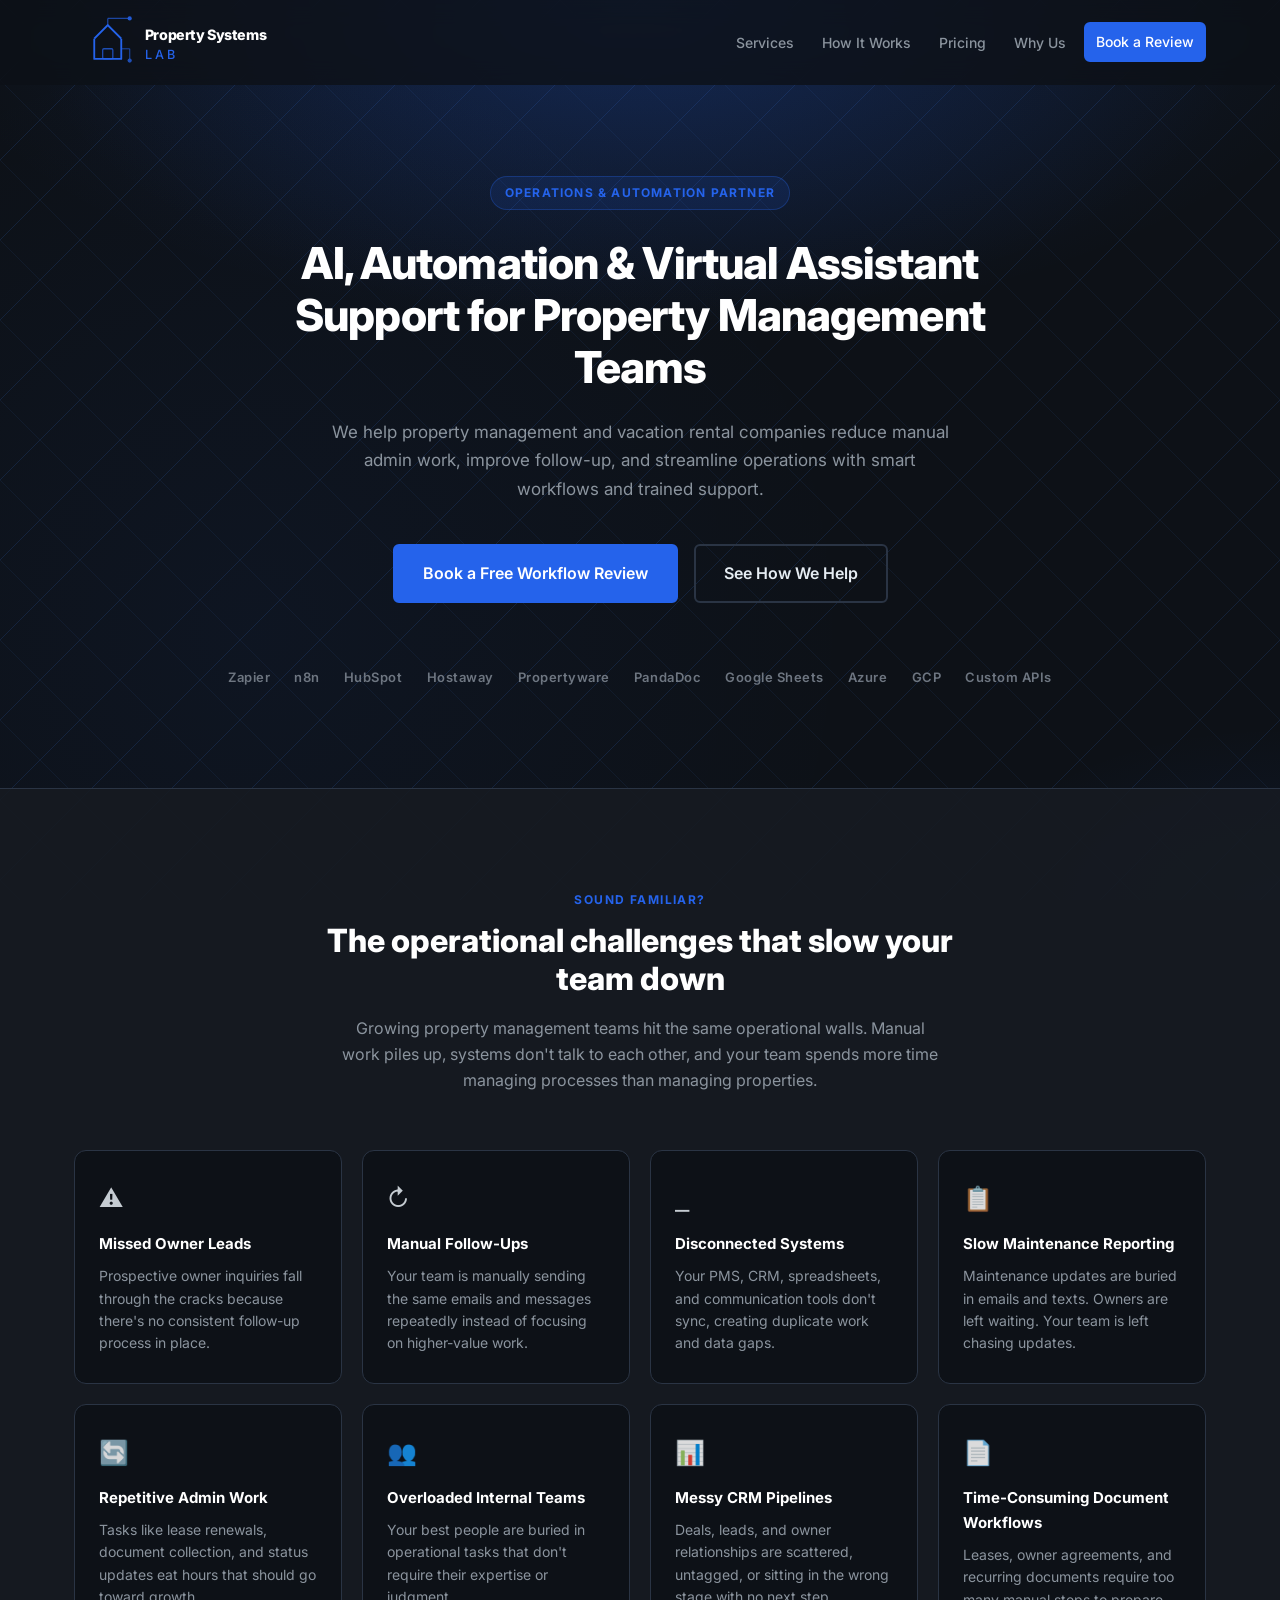
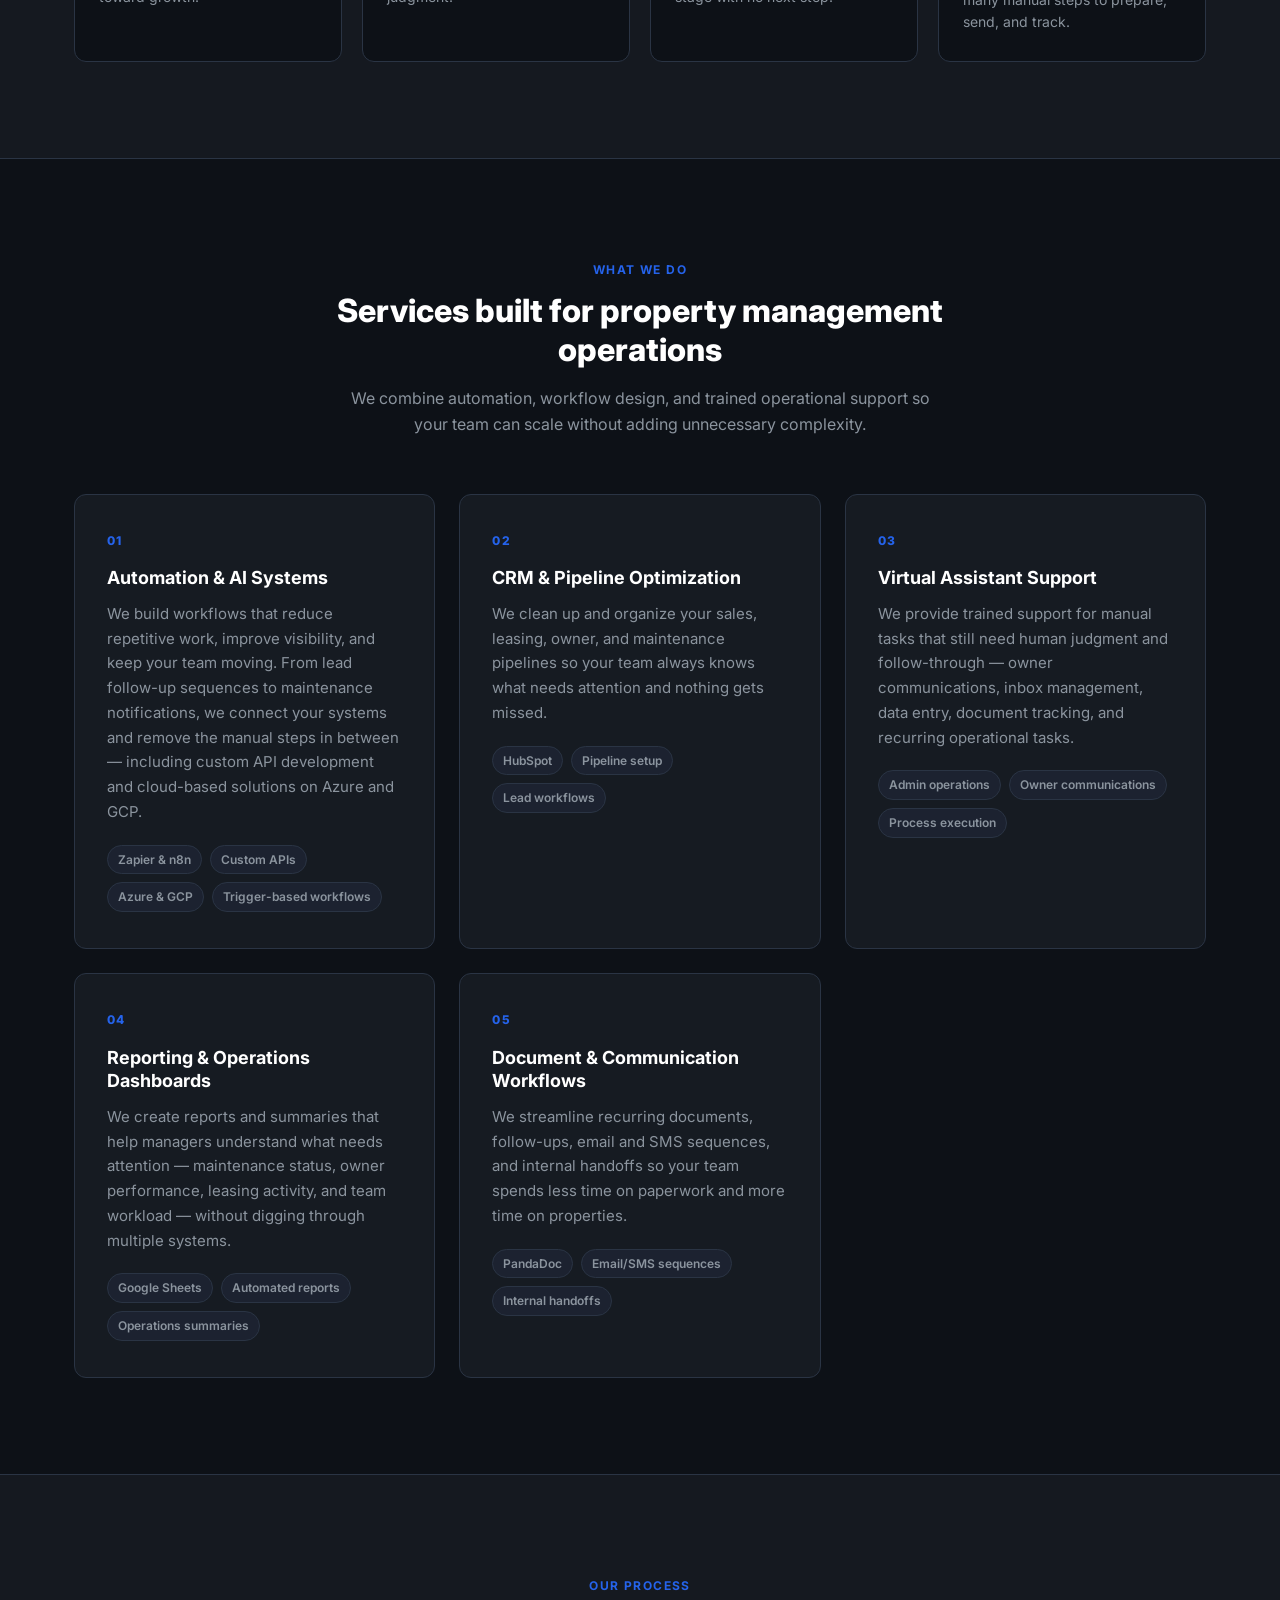
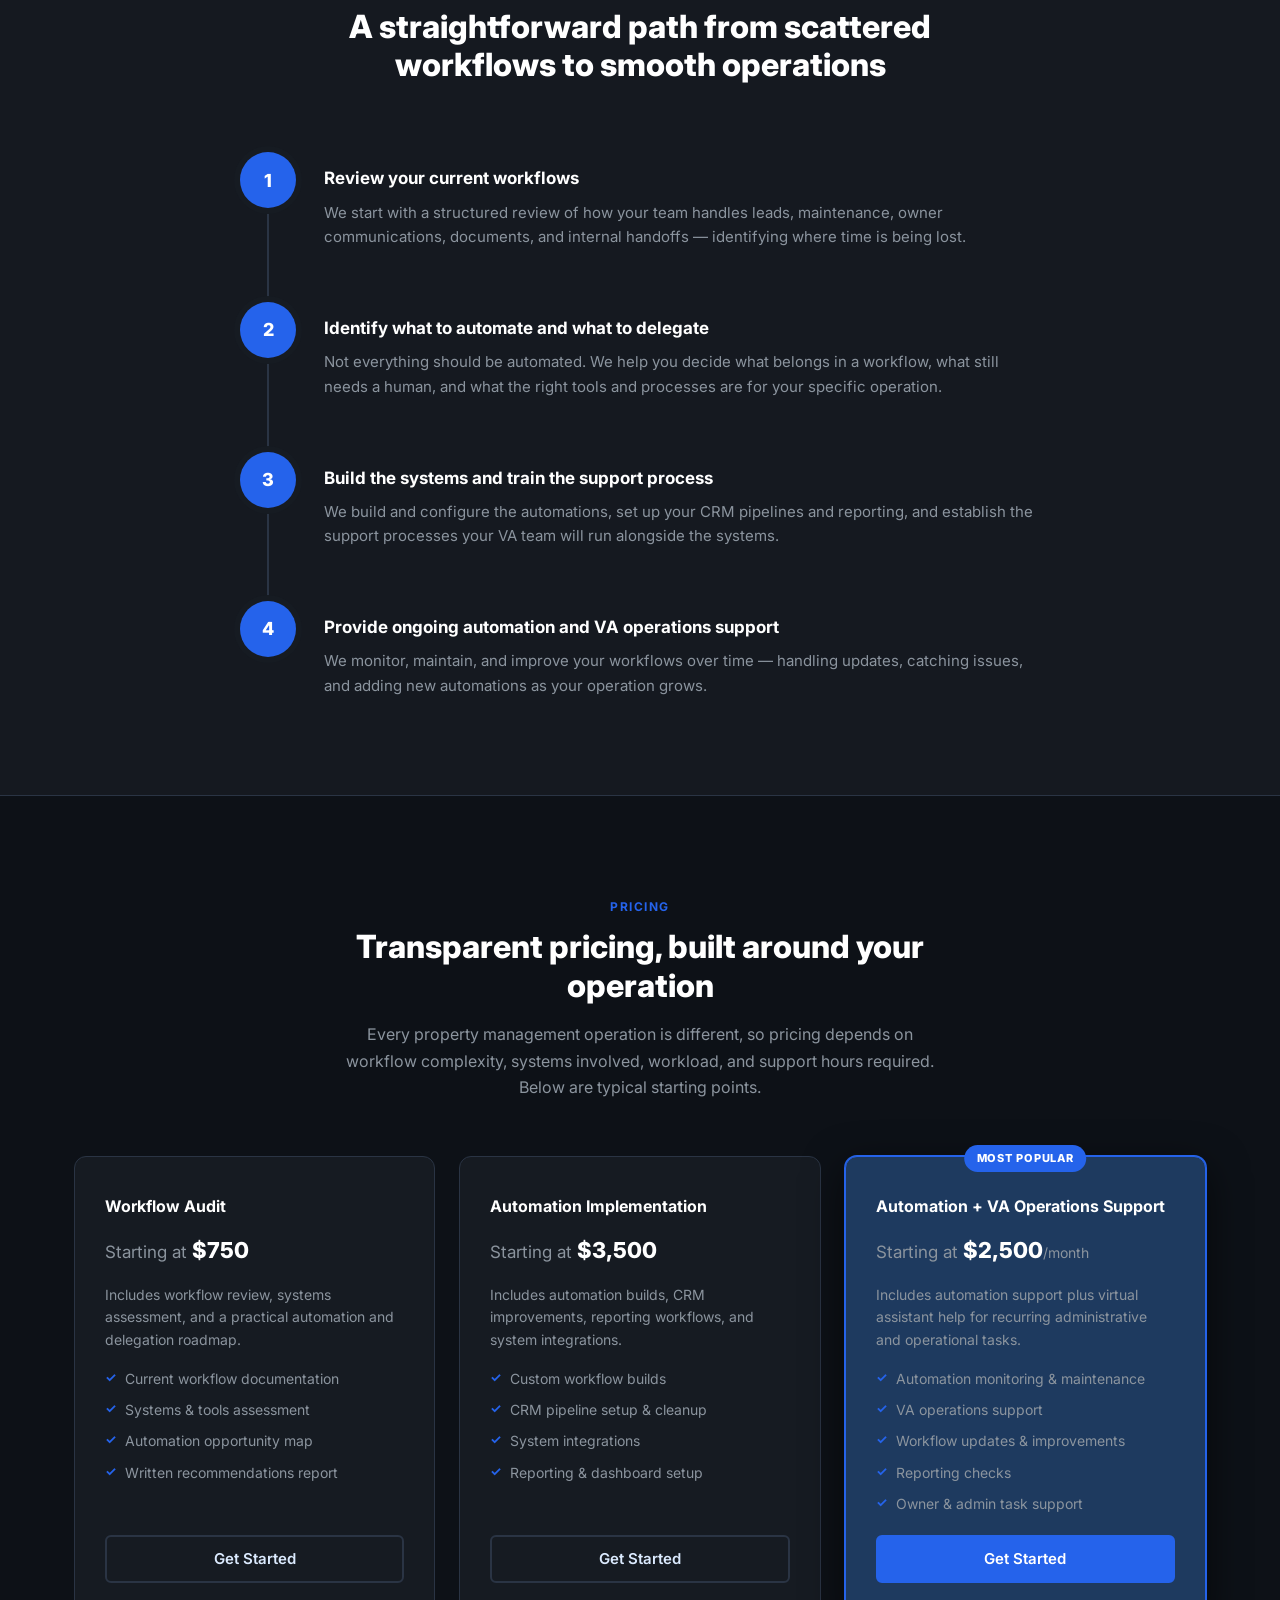
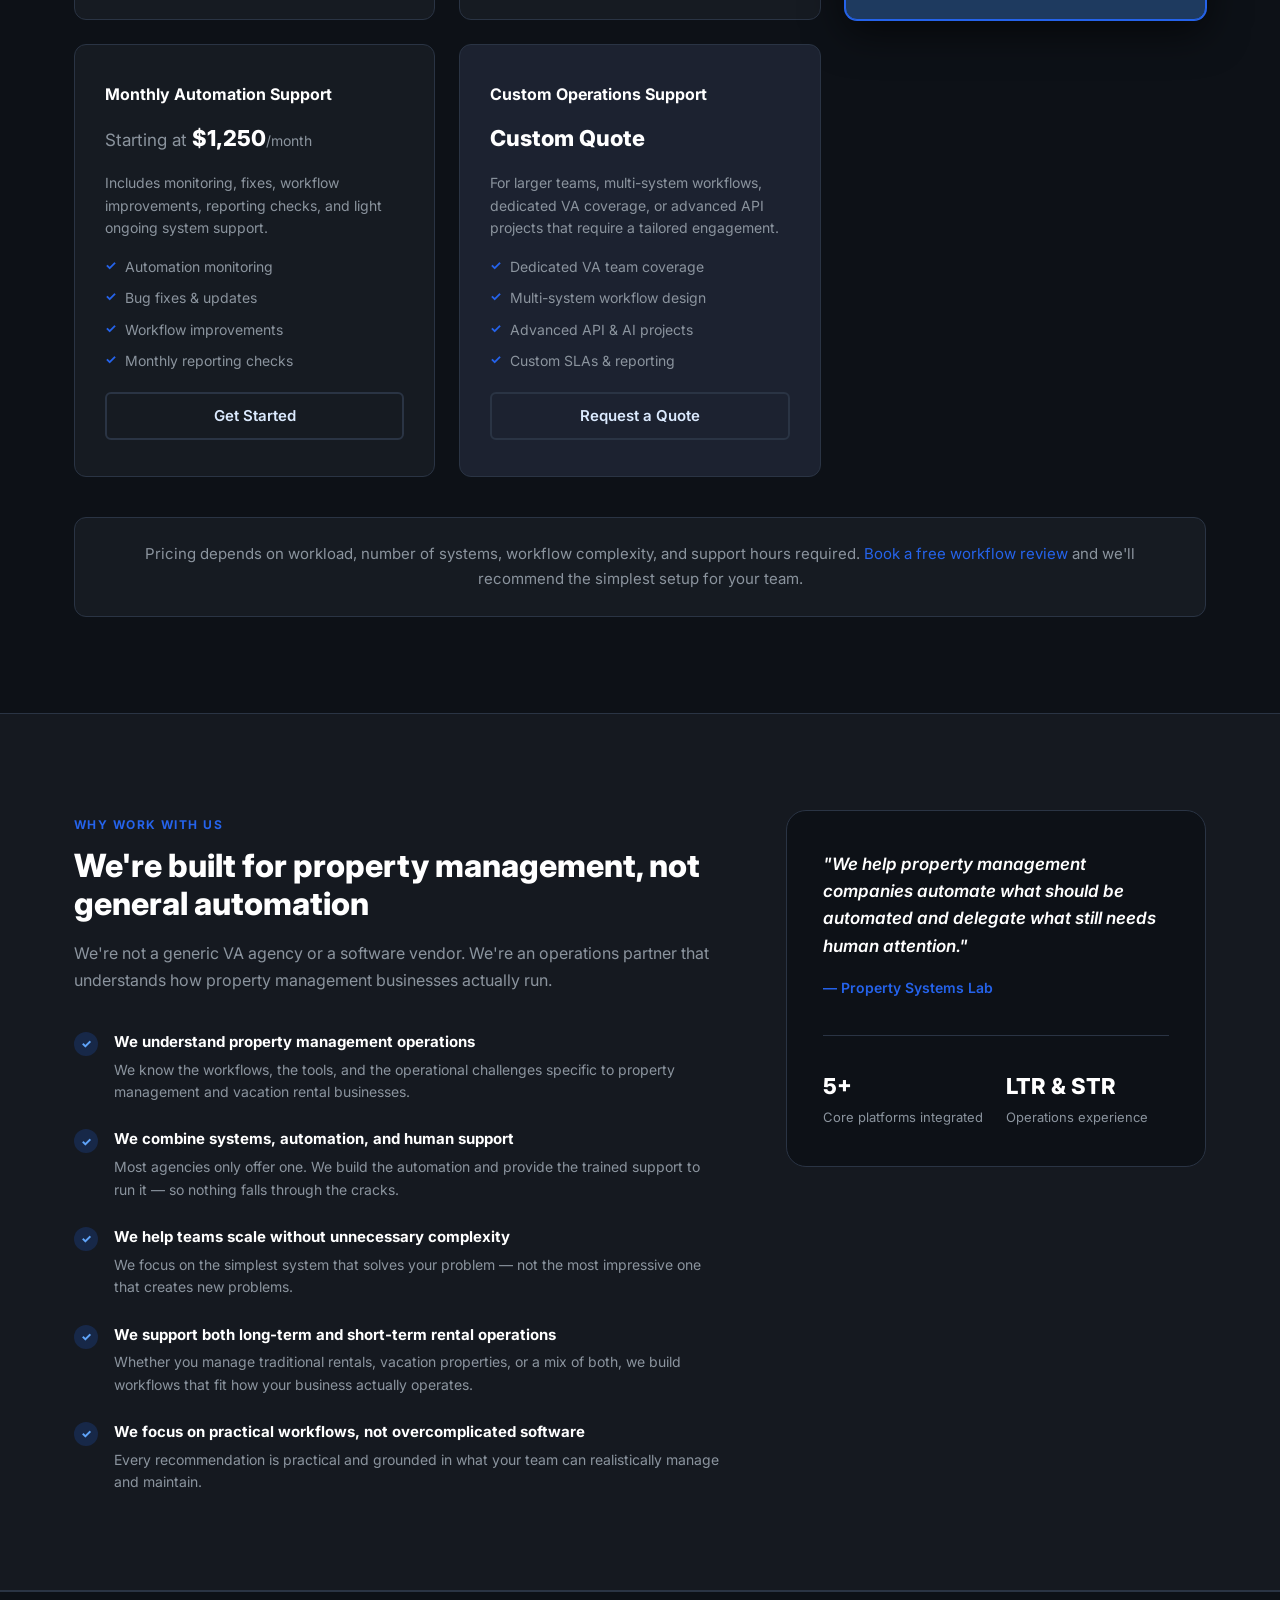
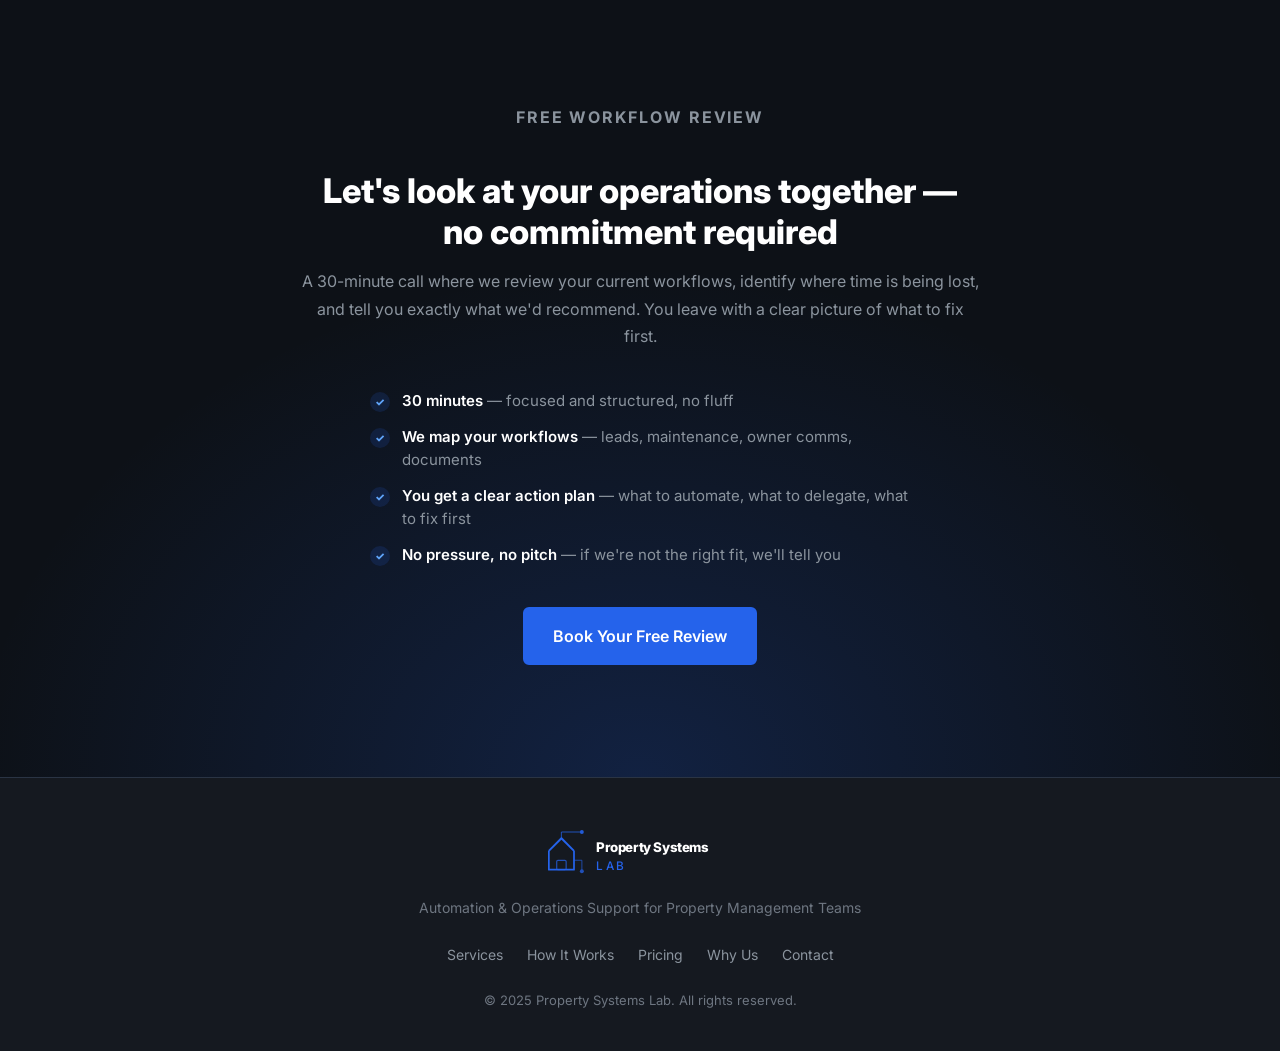
<file: index.html>
<!DOCTYPE html>
<html lang="en">
<head>
  <meta charset="UTF-8" />
  <meta name="viewport" content="width=device-width, initial-scale=1.0" />

  <!-- Primary SEO -->
  <title>Property Systems Lab | Automation & Operations Support for Property Management</title>
  <meta name="description" content="We help property management and vacation rental companies reduce manual admin work, improve follow-up, and streamline operations with smart workflows and trained VA support." />
  <meta name="robots" content="index, follow" />
  <link rel="canonical" href="https://propertysystemslab.com/" />

  <!-- Open Graph (LinkedIn, WhatsApp, iMessage, Facebook) -->
  <meta property="og:type" content="website" />
  <meta property="og:site_name" content="Property Systems Lab" />
  <meta property="og:url" content="https://propertysystemslab.com/" />
  <meta property="og:title" content="Property Systems Lab | Automation & Operations Support for Property Management" />
  <meta property="og:description" content="We help property management and vacation rental companies reduce manual admin work, improve follow-up, and streamline operations with smart workflows and trained VA support." />
  <meta property="og:image" content="https://propertysystemslab.com/og-image.png" />
  <meta property="og:image:width" content="1200" />
  <meta property="og:image:height" content="630" />
  <meta property="og:image:alt" content="Property Systems Lab — Automation & Operations Support for Property Management" />

  <!-- Twitter / X Card -->
  <meta name="twitter:card" content="summary_large_image" />
  <meta name="twitter:title" content="Property Systems Lab | Automation & Operations Support for Property Management" />
  <meta name="twitter:description" content="We help property management and vacation rental companies reduce manual admin work and streamline operations with smart workflows and trained VA support." />
  <meta name="twitter:image" content="https://propertysystemslab.com/og-image.png" />

  <!-- Favicon (inline SVG as data URI) -->
  <link rel="icon" type="image/svg+xml" href="data:image/svg+xml,%3Csvg viewBox='0 0 56 56' xmlns='http://www.w3.org/2000/svg'%3E%3Crect width='56' height='56' rx='10' fill='%230d1117'/%3E%3Cpolyline points='10,28 28,10 46,28' fill='none' stroke='%232563eb' stroke-width='3' stroke-linejoin='round'/%3E%3Cpolyline points='10,28 10,48 46,48 46,28' fill='none' stroke='%232563eb' stroke-width='2.5' stroke-linejoin='round'/%3E%3Cline x1='28' y1='10' x2='28' y2='4' stroke='%232563eb' stroke-width='2' opacity='0.7'/%3E%3Cline x1='28' y1='4' x2='50' y2='4' stroke='%232563eb' stroke-width='2' opacity='0.7'/%3E%3Ccircle cx='52' cy='4' r='3' fill='%232563eb'/%3E%3Crect x='21' y='36' width='14' height='12' rx='2' fill='none' stroke='%232563eb' stroke-width='2' opacity='0.8'/%3E%3C/svg%3E" />

  <!-- Structured Data — Professional Service -->
  <script type="application/ld+json">
  {
    "@context": "https://schema.org",
    "@type": "ProfessionalService",
    "name": "Property Systems Lab",
    "url": "https://propertysystemslab.com",
    "description": "We help property management and vacation rental companies reduce manual admin work, improve follow-up, and streamline operations with smart workflows and trained virtual assistant support.",
    "areaServed": "US",
    "serviceType": [
      "Property Management Automation",
      "CRM Optimization",
      "Virtual Assistant Support",
      "Workflow Design",
      "Operations Consulting"
    ],
    "knowsAbout": [
      "Property Management Software",
      "Workflow Automation",
      "CRM Systems",
      "Vacation Rental Operations",
      "Zapier",
      "n8n",
      "HubSpot",
      "Hostaway",
      "Propertyware"
    ],
    "offers": [
      {
        "@type": "Offer",
        "name": "Workflow Audit",
        "description": "Workflow review, systems assessment, and a practical automation and delegation roadmap.",
        "price": "750",
        "priceCurrency": "USD"
      },
      {
        "@type": "Offer",
        "name": "Automation Implementation",
        "description": "Custom automation builds, CRM improvements, reporting workflows, and system integrations.",
        "price": "3500",
        "priceCurrency": "USD"
      },
      {
        "@type": "Offer",
        "name": "Automation + VA Operations Support",
        "description": "Monthly automation support plus virtual assistant help for recurring administrative and operational tasks.",
        "price": "2500",
        "priceCurrency": "USD",
        "priceSpecification": {
          "@type": "UnitPriceSpecification",
          "billingDuration": "P1M"
        }
      }
    ]
  }
  </script>

  <!-- FAQ Structured Data (Google AI Overviews, Perplexity) -->
  <script type="application/ld+json">
  {
    "@context": "https://schema.org",
    "@type": "FAQPage",
    "mainEntity": [
      {
        "@type": "Question",
        "name": "What does Property Systems Lab do?",
        "acceptedAnswer": {
          "@type": "Answer",
          "text": "Property Systems Lab helps property management and vacation rental companies reduce manual admin work and scale operations using workflow automation, CRM optimization, and trained virtual assistant support. We build the systems and provide the human support to run them."
        }
      },
      {
        "@type": "Question",
        "name": "How much does property management automation cost?",
        "acceptedAnswer": {
          "@type": "Answer",
          "text": "Property Systems Lab offers a Workflow Audit starting at $750, Automation Implementation starting at $3,500, and ongoing Automation + VA Operations Support starting at $2,500 per month. Monthly Automation Support starts at $1,250 per month. Custom quotes are available for larger teams."
        }
      },
      {
        "@type": "Question",
        "name": "What property management software does Property Systems Lab work with?",
        "acceptedAnswer": {
          "@type": "Answer",
          "text": "Property Systems Lab works with Zapier, n8n, HubSpot, Hostaway, Propertyware, PandaDoc, Google Sheets, Microsoft Azure, Google Cloud Platform (GCP), and custom API development. We support both long-term rental (LTR) and short-term rental (STR) operations."
        }
      },
      {
        "@type": "Question",
        "name": "What is a workflow audit for property management?",
        "acceptedAnswer": {
          "@type": "Answer",
          "text": "A workflow audit is a structured review of how your property management team handles leads, maintenance, owner communications, documents, and internal handoffs. Property Systems Lab documents your current workflows, assesses your tools and systems, maps automation opportunities, and delivers a written recommendations report — starting at $750."
        }
      },
      {
        "@type": "Question",
        "name": "Do you offer virtual assistant support for property management?",
        "acceptedAnswer": {
          "@type": "Answer",
          "text": "Yes. Property Systems Lab provides trained virtual assistant support for tasks that still need human judgment — owner communications, inbox management, data entry, document tracking, and recurring operational tasks. VA support is included in the Automation + VA Operations Support package starting at $2,500 per month."
        }
      },
      {
        "@type": "Question",
        "name": "How do I get started with Property Systems Lab?",
        "acceptedAnswer": {
          "@type": "Answer",
          "text": "You can book a free 30-minute workflow review at https://calendar.app.google/1VqYPNUPUgqqELjC9. During the call, we review your current workflows, identify where time is being lost, and give you a clear action plan — no pressure, no sales pitch."
        }
      }
    ]
  }
  </script>

  <!-- Fonts -->
  <link rel="preconnect" href="https://fonts.googleapis.com" />
  <link rel="preconnect" href="https://fonts.gstatic.com" crossorigin />
  <link href="https://fonts.googleapis.com/css2?family=Inter:wght@400;500;600;700;800&display=swap" rel="stylesheet" />
  <link rel="stylesheet" href="styles.css" />
</head>
<body>

  <!-- Background pattern -->
  <div class="bg-pattern" aria-hidden="true"></div>

  <!-- Navigation -->
  <nav class="nav" id="nav">
    <div class="container nav__inner">
      <a href="#" class="nav__logo" aria-label="Property Systems Lab">
        <svg viewBox="0 0 280 64" xmlns="http://www.w3.org/2000/svg" aria-hidden="true">
          <!-- House icon -->
          <polyline points="24,28 40,12 56,28" fill="none" stroke="#2563eb" stroke-width="2.5" stroke-linejoin="round"/>
          <polyline points="24,28 24,52 56,52 56,28" fill="none" stroke="#2563eb" stroke-width="2.2" stroke-linejoin="round"/>
          <!-- Circuit traces from roof -->
          <line x1="40" y1="12" x2="40" y2="4" stroke="#2563eb" stroke-width="1.5" opacity="0.65"/>
          <line x1="40" y1="4" x2="64" y2="4" stroke="#2563eb" stroke-width="1.5" opacity="0.65"/>
          <circle cx="66" cy="4" r="2.5" fill="#2563eb" opacity="0.9"/>
          <!-- Circuit traces from right wall -->
          <line x1="56" y1="40" x2="66" y2="40" stroke="#2563eb" stroke-width="1.5" opacity="0.55"/>
          <line x1="66" y1="40" x2="66" y2="52" stroke="#2563eb" stroke-width="1.5" opacity="0.55"/>
          <circle cx="66" cy="54" r="2.5" fill="#2563eb" opacity="0.75"/>
          <!-- Door -->
          <rect x="34" y="40" width="12" height="12" rx="1.5" fill="none" stroke="#2563eb" stroke-width="1.5" opacity="0.75"/>
          <!-- Wordmark -->
          <text x="84" y="30" font-family="Inter,sans-serif" font-size="17" font-weight="800" fill="#ffffff" letter-spacing="-0.5">Property Systems</text>
          <text x="84" y="52" font-family="Inter,sans-serif" font-size="15" font-weight="500" fill="#2563eb" letter-spacing="3.5">LAB</text>
        </svg>
      </a>
      <ul class="nav__links">
        <li><a href="#services">Services</a></li>
        <li><a href="#how-it-works">How It Works</a></li>
        <li><a href="#pricing">Pricing</a></li>
        <li><a href="#why-us">Why Us</a></li>
        <li><a href="https://calendar.app.google/1VqYPNUPUgqqELjC9" target="_blank" rel="noopener" class="btn btn--nav">Book a Review</a></li>
      </ul>
      <button class="nav__toggle" id="navToggle" aria-label="Toggle navigation">
        <span></span><span></span><span></span>
      </button>
    </div>
  </nav>

  <!-- Hero -->
  <section class="hero">
    <div class="container hero__inner">
      <div class="hero__badge">Operations & Automation Partner</div>
      <h1 class="hero__headline">AI, Automation &amp; Virtual Assistant Support for Property Management Teams</h1>
      <p class="hero__sub">We help property management and vacation rental companies reduce manual admin work, improve follow-up, and streamline operations with smart workflows and trained support.</p>
      <div class="hero__actions">
        <a href="https://calendar.app.google/1VqYPNUPUgqqELjC9" target="_blank" rel="noopener" class="btn btn--primary btn--lg">Book a Free Workflow Review</a>
        <a href="#services" class="btn btn--ghost btn--lg">See How We Help</a>
      </div>
      <div class="hero__trust">
        <span>Zapier</span>
        <span>n8n</span>
        <span>HubSpot</span>
        <span>Hostaway</span>
        <span>Propertyware</span>
        <span>PandaDoc</span>
        <span>Google Sheets</span>
        <span>Azure</span>
        <span>GCP</span>
        <span>Custom APIs</span>
      </div>
    </div>
  </section>

  <!-- Problems -->
  <section class="problems" id="problems">
    <div class="container">
      <div class="section-header">
        <p class="section-label">Sound Familiar?</p>
        <h2 class="section-title">The operational challenges that slow your team down</h2>
        <p class="section-desc">Growing property management teams hit the same operational walls. Manual work piles up, systems don't talk to each other, and your team spends more time managing processes than managing properties.</p>
      </div>
      <div class="problems__grid">
        <div class="problem-card">
          <div class="problem-card__icon">&#9888;</div>
          <h3>Missed Owner Leads</h3>
          <p>Prospective owner inquiries fall through the cracks because there's no consistent follow-up process in place.</p>
        </div>
        <div class="problem-card">
          <div class="problem-card__icon">&#8635;</div>
          <h3>Manual Follow-Ups</h3>
          <p>Your team is manually sending the same emails and messages repeatedly instead of focusing on higher-value work.</p>
        </div>
        <div class="problem-card">
          <div class="problem-card__icon">&#9135;</div>
          <h3>Disconnected Systems</h3>
          <p>Your PMS, CRM, spreadsheets, and communication tools don't sync, creating duplicate work and data gaps.</p>
        </div>
        <div class="problem-card">
          <div class="problem-card__icon">&#128203;</div>
          <h3>Slow Maintenance Reporting</h3>
          <p>Maintenance updates are buried in emails and texts. Owners are left waiting. Your team is left chasing updates.</p>
        </div>
        <div class="problem-card">
          <div class="problem-card__icon">&#128260;</div>
          <h3>Repetitive Admin Work</h3>
          <p>Tasks like lease renewals, document collection, and status updates eat hours that should go toward growth.</p>
        </div>
        <div class="problem-card">
          <div class="problem-card__icon">&#128101;</div>
          <h3>Overloaded Internal Teams</h3>
          <p>Your best people are buried in operational tasks that don't require their expertise or judgment.</p>
        </div>
        <div class="problem-card">
          <div class="problem-card__icon">&#128202;</div>
          <h3>Messy CRM Pipelines</h3>
          <p>Deals, leads, and owner relationships are scattered, untagged, or sitting in the wrong stage with no next step.</p>
        </div>
        <div class="problem-card">
          <div class="problem-card__icon">&#128196;</div>
          <h3>Time-Consuming Document Workflows</h3>
          <p>Leases, owner agreements, and recurring documents require too many manual steps to prepare, send, and track.</p>
        </div>
      </div>
    </div>
  </section>

  <!-- Services -->
  <section class="services" id="services">
    <div class="container">
      <div class="section-header">
        <p class="section-label">What We Do</p>
        <h2 class="section-title">Services built for property management operations</h2>
        <p class="section-desc">We combine automation, workflow design, and trained operational support so your team can scale without adding unnecessary complexity.</p>
      </div>
      <div class="services__grid">
        <div class="service-card">
          <div class="service-card__num">01</div>
          <h3>Automation &amp; AI Systems</h3>
          <p>We build workflows that reduce repetitive work, improve visibility, and keep your team moving. From lead follow-up sequences to maintenance notifications, we connect your systems and remove the manual steps in between — including custom API development and cloud-based solutions on Azure and GCP.</p>
          <ul class="service-card__tags">
            <li>Zapier &amp; n8n</li>
            <li>Custom APIs</li>
            <li>Azure &amp; GCP</li>
            <li>Trigger-based workflows</li>
          </ul>
        </div>
        <div class="service-card">
          <div class="service-card__num">02</div>
          <h3>CRM &amp; Pipeline Optimization</h3>
          <p>We clean up and organize your sales, leasing, owner, and maintenance pipelines so your team always knows what needs attention and nothing gets missed.</p>
          <ul class="service-card__tags">
            <li>HubSpot</li>
            <li>Pipeline setup</li>
            <li>Lead workflows</li>
          </ul>
        </div>
        <div class="service-card">
          <div class="service-card__num">03</div>
          <h3>Virtual Assistant Support</h3>
          <p>We provide trained support for manual tasks that still need human judgment and follow-through — owner communications, inbox management, data entry, document tracking, and recurring operational tasks.</p>
          <ul class="service-card__tags">
            <li>Admin operations</li>
            <li>Owner communications</li>
            <li>Process execution</li>
          </ul>
        </div>
        <div class="service-card">
          <div class="service-card__num">04</div>
          <h3>Reporting &amp; Operations Dashboards</h3>
          <p>We create reports and summaries that help managers understand what needs attention — maintenance status, owner performance, leasing activity, and team workload — without digging through multiple systems.</p>
          <ul class="service-card__tags">
            <li>Google Sheets</li>
            <li>Automated reports</li>
            <li>Operations summaries</li>
          </ul>
        </div>
        <div class="service-card">
          <div class="service-card__num">05</div>
          <h3>Document &amp; Communication Workflows</h3>
          <p>We streamline recurring documents, follow-ups, email and SMS sequences, and internal handoffs so your team spends less time on paperwork and more time on properties.</p>
          <ul class="service-card__tags">
            <li>PandaDoc</li>
            <li>Email/SMS sequences</li>
            <li>Internal handoffs</li>
          </ul>
        </div>
      </div>
    </div>
  </section>

  <!-- How It Works -->
  <section class="how-it-works" id="how-it-works">
    <div class="container">
      <div class="section-header">
        <p class="section-label">Our Process</p>
        <h2 class="section-title">A straightforward path from scattered workflows to smooth operations</h2>
      </div>
      <div class="steps">
        <div class="step">
          <div class="step__num">1</div>
          <div class="step__body">
            <h3>Review your current workflows</h3>
            <p>We start with a structured review of how your team handles leads, maintenance, owner communications, documents, and internal handoffs — identifying where time is being lost.</p>
          </div>
        </div>
        <div class="step">
          <div class="step__num">2</div>
          <div class="step__body">
            <h3>Identify what to automate and what to delegate</h3>
            <p>Not everything should be automated. We help you decide what belongs in a workflow, what still needs a human, and what the right tools and processes are for your specific operation.</p>
          </div>
        </div>
        <div class="step">
          <div class="step__num">3</div>
          <div class="step__body">
            <h3>Build the systems and train the support process</h3>
            <p>We build and configure the automations, set up your CRM pipelines and reporting, and establish the support processes your VA team will run alongside the systems.</p>
          </div>
        </div>
        <div class="step">
          <div class="step__num">4</div>
          <div class="step__body">
            <h3>Provide ongoing automation and VA operations support</h3>
            <p>We monitor, maintain, and improve your workflows over time — handling updates, catching issues, and adding new automations as your operation grows.</p>
          </div>
        </div>
      </div>
    </div>
  </section>

  <!-- Pricing -->
  <section class="pricing" id="pricing">
    <div class="container">
      <div class="section-header">
        <p class="section-label">Pricing</p>
        <h2 class="section-title">Transparent pricing, built around your operation</h2>
        <p class="section-desc">Every property management operation is different, so pricing depends on workflow complexity, systems involved, workload, and support hours required. Below are typical starting points.</p>
      </div>
      <div class="pricing__grid">
        <div class="pricing-card">
          <div class="pricing-card__name">Workflow Audit</div>
          <div class="pricing-card__price">Starting at <strong>$750</strong></div>
          <p class="pricing-card__desc">Includes workflow review, systems assessment, and a practical automation and delegation roadmap.</p>
          <ul class="pricing-card__list">
            <li>Current workflow documentation</li>
            <li>Systems &amp; tools assessment</li>
            <li>Automation opportunity map</li>
            <li>Written recommendations report</li>
          </ul>
          <a href="https://calendar.app.google/1VqYPNUPUgqqELjC9" target="_blank" rel="noopener" class="btn btn--outline">Get Started</a>
        </div>
        <div class="pricing-card">
          <div class="pricing-card__name">Automation Implementation</div>
          <div class="pricing-card__price">Starting at <strong>$3,500</strong></div>
          <p class="pricing-card__desc">Includes automation builds, CRM improvements, reporting workflows, and system integrations.</p>
          <ul class="pricing-card__list">
            <li>Custom workflow builds</li>
            <li>CRM pipeline setup &amp; cleanup</li>
            <li>System integrations</li>
            <li>Reporting &amp; dashboard setup</li>
          </ul>
          <a href="https://calendar.app.google/1VqYPNUPUgqqELjC9" target="_blank" rel="noopener" class="btn btn--outline">Get Started</a>
        </div>
        <div class="pricing-card pricing-card--featured">
          <div class="pricing-card__badge">Most Popular</div>
          <div class="pricing-card__name">Automation + VA Operations Support</div>
          <div class="pricing-card__price">Starting at <strong>$2,500</strong><span>/month</span></div>
          <p class="pricing-card__desc">Includes automation support plus virtual assistant help for recurring administrative and operational tasks.</p>
          <ul class="pricing-card__list">
            <li>Automation monitoring &amp; maintenance</li>
            <li>VA operations support</li>
            <li>Workflow updates &amp; improvements</li>
            <li>Reporting checks</li>
            <li>Owner &amp; admin task support</li>
          </ul>
          <a href="https://calendar.app.google/1VqYPNUPUgqqELjC9" target="_blank" rel="noopener" class="btn btn--primary">Get Started</a>
        </div>
        <div class="pricing-card">
          <div class="pricing-card__name">Monthly Automation Support</div>
          <div class="pricing-card__price">Starting at <strong>$1,250</strong><span>/month</span></div>
          <p class="pricing-card__desc">Includes monitoring, fixes, workflow improvements, reporting checks, and light ongoing system support.</p>
          <ul class="pricing-card__list">
            <li>Automation monitoring</li>
            <li>Bug fixes &amp; updates</li>
            <li>Workflow improvements</li>
            <li>Monthly reporting checks</li>
          </ul>
          <a href="https://calendar.app.google/1VqYPNUPUgqqELjC9" target="_blank" rel="noopener" class="btn btn--outline">Get Started</a>
        </div>
        <div class="pricing-card pricing-card--custom">
          <div class="pricing-card__name">Custom Operations Support</div>
          <div class="pricing-card__price"><strong>Custom Quote</strong></div>
          <p class="pricing-card__desc">For larger teams, multi-system workflows, dedicated VA coverage, or advanced API projects that require a tailored engagement.</p>
          <ul class="pricing-card__list">
            <li>Dedicated VA team coverage</li>
            <li>Multi-system workflow design</li>
            <li>Advanced API &amp; AI projects</li>
            <li>Custom SLAs &amp; reporting</li>
          </ul>
          <a href="https://calendar.app.google/1VqYPNUPUgqqELjC9" target="_blank" rel="noopener" class="btn btn--outline">Request a Quote</a>
        </div>
      </div>
      <div class="pricing__note">
        <p>Pricing depends on workload, number of systems, workflow complexity, and support hours required. <a href="https://calendar.app.google/1VqYPNUPUgqqELjC9" target="_blank" rel="noopener">Book a free workflow review</a> and we'll recommend the simplest setup for your team.</p>
      </div>
    </div>
  </section>

  <!-- Why Us -->
  <section class="why-us" id="why-us">
    <div class="container">
      <div class="why-us__inner">
        <div class="why-us__text">
          <p class="section-label">Why Work With Us</p>
          <h2 class="section-title">We're built for property management, not general automation</h2>
          <p class="why-us__intro">We're not a generic VA agency or a software vendor. We're an operations partner that understands how property management businesses actually run.</p>
          <ul class="why-list">
            <li>
              <div class="why-list__icon">&#10003;</div>
              <div>
                <strong>We understand property management operations</strong>
                <p>We know the workflows, the tools, and the operational challenges specific to property management and vacation rental businesses.</p>
              </div>
            </li>
            <li>
              <div class="why-list__icon">&#10003;</div>
              <div>
                <strong>We combine systems, automation, and human support</strong>
                <p>Most agencies only offer one. We build the automation and provide the trained support to run it — so nothing falls through the cracks.</p>
              </div>
            </li>
            <li>
              <div class="why-list__icon">&#10003;</div>
              <div>
                <strong>We help teams scale without unnecessary complexity</strong>
                <p>We focus on the simplest system that solves your problem — not the most impressive one that creates new problems.</p>
              </div>
            </li>
            <li>
              <div class="why-list__icon">&#10003;</div>
              <div>
                <strong>We support both long-term and short-term rental operations</strong>
                <p>Whether you manage traditional rentals, vacation properties, or a mix of both, we build workflows that fit how your business actually operates.</p>
              </div>
            </li>
            <li>
              <div class="why-list__icon">&#10003;</div>
              <div>
                <strong>We focus on practical workflows, not overcomplicated software</strong>
                <p>Every recommendation is practical and grounded in what your team can realistically manage and maintain.</p>
              </div>
            </li>
          </ul>
        </div>
        <div class="why-us__card">
          <blockquote>
            <p>"We help property management companies automate what should be automated and delegate what still needs human attention."</p>
            <footer>— Property Systems Lab</footer>
          </blockquote>
          <div class="why-us__stats">
            <div class="stat">
              <div class="stat__num">5+</div>
              <div class="stat__label">Core platforms integrated</div>
            </div>
            <div class="stat">
              <div class="stat__num">LTR &amp; STR</div>
              <div class="stat__label">Operations experience</div>
            </div>
          </div>
        </div>
      </div>
    </div>
  </section>

  <!-- Final CTA -->
  <section class="cta-section" id="contact">
    <div class="container">
      <div class="cta-section__inner">
        <p class="section-label section-label--light">Free Workflow Review</p>
        <h2>Let's look at your operations together — no commitment required</h2>
        <p>A 30-minute call where we review your current workflows, identify where time is being lost, and tell you exactly what we'd recommend. You leave with a clear picture of what to fix first.</p>
        <ul class="cta-section__checklist">
          <li>
            <span class="cta-check">&#10003;</span>
            <span><strong>30 minutes</strong> — focused and structured, no fluff</span>
          </li>
          <li>
            <span class="cta-check">&#10003;</span>
            <span><strong>We map your workflows</strong> — leads, maintenance, owner comms, documents</span>
          </li>
          <li>
            <span class="cta-check">&#10003;</span>
            <span><strong>You get a clear action plan</strong> — what to automate, what to delegate, what to fix first</span>
          </li>
          <li>
            <span class="cta-check">&#10003;</span>
            <span><strong>No pressure, no pitch</strong> — if we're not the right fit, we'll tell you</span>
          </li>
        </ul>
        <div class="cta-section__actions">
          <a href="https://calendar.app.google/1VqYPNUPUgqqELjC9" target="_blank" rel="noopener" class="btn btn--primary btn--lg">Book Your Free Review</a>
        </div>
      </div>
    </div>
  </section>

  <!-- Footer -->
  <footer class="footer">
    <div class="container footer__inner">
      <div class="footer__brand">
        <svg width="220" height="56" viewBox="0 0 280 64" xmlns="http://www.w3.org/2000/svg" aria-label="Property Systems Lab">
          <polyline points="24,28 40,12 56,28" fill="none" stroke="#2563eb" stroke-width="2.5" stroke-linejoin="round"/>
          <polyline points="24,28 24,52 56,52 56,28" fill="none" stroke="#2563eb" stroke-width="2.2" stroke-linejoin="round"/>
          <line x1="40" y1="12" x2="40" y2="4" stroke="#2563eb" stroke-width="1.5" opacity="0.65"/>
          <line x1="40" y1="4" x2="64" y2="4" stroke="#2563eb" stroke-width="1.5" opacity="0.65"/>
          <circle cx="66" cy="4" r="2.5" fill="#2563eb" opacity="0.9"/>
          <line x1="56" y1="40" x2="66" y2="40" stroke="#2563eb" stroke-width="1.5" opacity="0.55"/>
          <line x1="66" y1="40" x2="66" y2="52" stroke="#2563eb" stroke-width="1.5" opacity="0.55"/>
          <circle cx="66" cy="54" r="2.5" fill="#2563eb" opacity="0.75"/>
          <rect x="34" y="40" width="12" height="12" rx="1.5" fill="none" stroke="#2563eb" stroke-width="1.5" opacity="0.75"/>
          <text x="84" y="30" font-family="Inter,sans-serif" font-size="17" font-weight="800" fill="#ffffff" letter-spacing="-0.5">Property Systems</text>
          <text x="84" y="52" font-family="Inter,sans-serif" font-size="15" font-weight="500" fill="#2563eb" letter-spacing="3.5">LAB</text>
        </svg>
        <p>Automation &amp; Operations Support for Property Management Teams</p>
      </div>
      <nav class="footer__nav">
        <a href="#services">Services</a>
        <a href="#how-it-works">How It Works</a>
        <a href="#pricing">Pricing</a>
        <a href="#why-us">Why Us</a>
        <a href="#contact">Contact</a>
      </nav>
      <p class="footer__copy">&copy; 2025 Property Systems Lab. All rights reserved.</p>
    </div>
  </footer>

  <script src="script.js"></script>
</body>
</html>
</file>
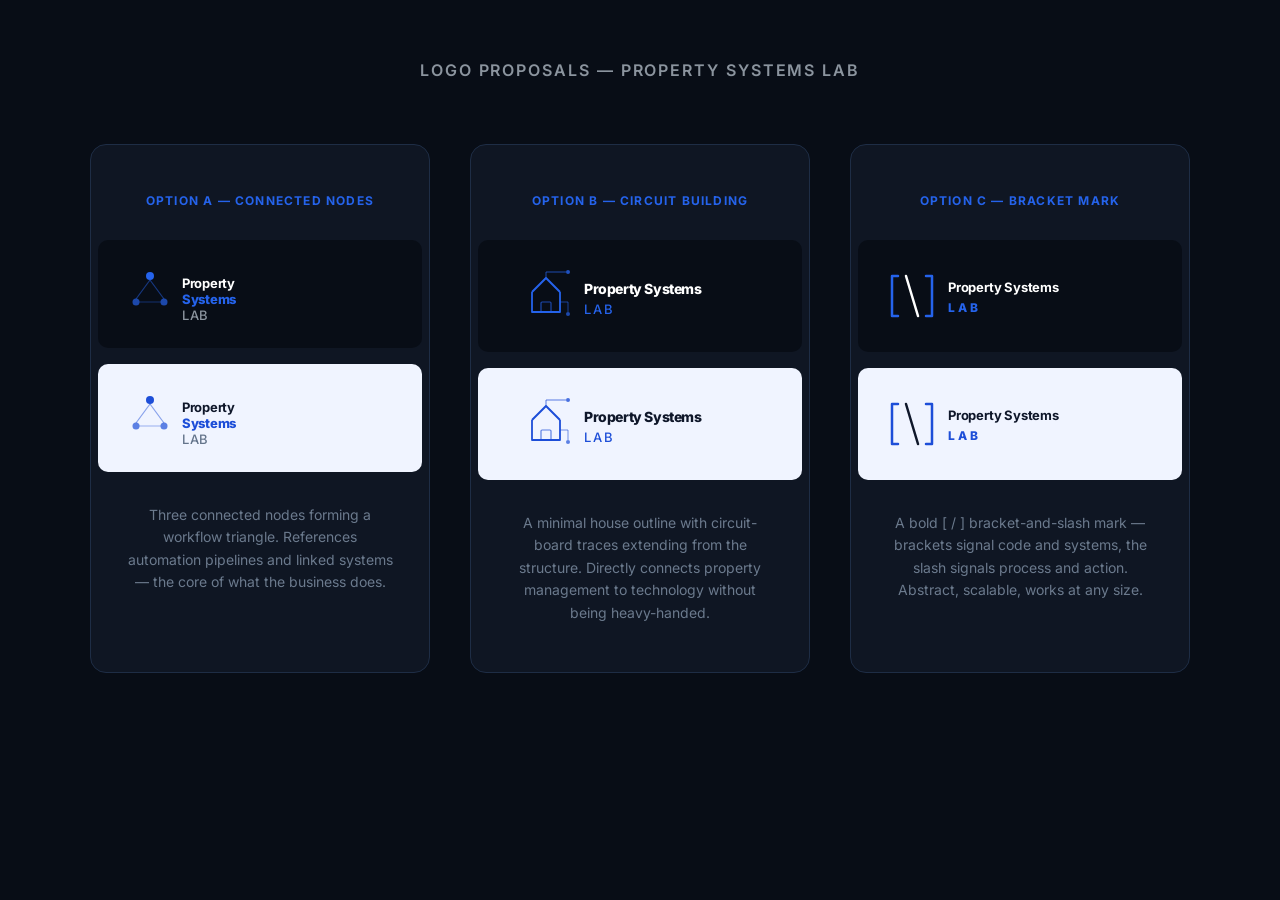
<file: logos.html>
<!DOCTYPE html>
<html lang="en">
<head>
  <meta charset="UTF-8" />
  <meta name="viewport" content="width=device-width, initial-scale=1.0" />
  <title>Logo Proposals — Property Systems Lab</title>
  <link href="https://fonts.googleapis.com/css2?family=Inter:wght@400;500;600;700;800&display=swap" rel="stylesheet" />
  <style>
    *, *::before, *::after { box-sizing: border-box; margin: 0; padding: 0; }
    body {
      font-family: 'Inter', sans-serif;
      background: #080d16;
      color: #e6edf3;
      min-height: 100vh;
      padding: 60px 24px;
    }
    h1 {
      text-align: center;
      font-size: 1rem;
      font-weight: 600;
      letter-spacing: 0.12em;
      text-transform: uppercase;
      color: #8b949e;
      margin-bottom: 64px;
    }
    .proposals {
      display: grid;
      grid-template-columns: repeat(auto-fit, minmax(300px, 1fr));
      gap: 40px;
      max-width: 1100px;
      margin: 0 auto;
    }
    .card {
      background: #0f1623;
      border: 1px solid #1e2d45;
      border-radius: 16px;
      padding: 48px 36px;
      display: flex;
      flex-direction: column;
      align-items: center;
      gap: 32px;
    }
    .card__label {
      font-size: 0.75rem;
      font-weight: 700;
      letter-spacing: 0.1em;
      text-transform: uppercase;
      color: #2563eb;
    }
    .card__logo { display: flex; align-items: center; justify-content: center; }
    .card__desc {
      font-size: 0.875rem;
      color: #6b7a8d;
      text-align: center;
      line-height: 1.6;
    }
    /* Dark + Light backgrounds for each logo */
    .bg-dark  { background: #080d16; padding: 28px 32px; border-radius: 10px; }
    .bg-light { background: #f0f4ff; padding: 28px 32px; border-radius: 10px; }
    .both { display: flex; flex-direction: column; gap: 16px; width: 100%; align-items: center; }
  </style>
</head>
<body>

  <h1>Logo Proposals — Property Systems Lab</h1>

  <div class="proposals">

    <!-- ===================== LOGO A ===================== -->
    <div class="card">
      <div class="card__label">Option A — Connected Nodes</div>
      <div class="both">
        <div class="bg-dark card__logo">
          <svg width="260" height="52" viewBox="0 0 260 52" xmlns="http://www.w3.org/2000/svg">
            <!-- Node triangle icon -->
            <!-- Top node -->
            <circle cx="20" cy="8" r="4" fill="#2563eb"/>
            <!-- Bottom-left node -->
            <circle cx="6" cy="34" r="3.5" fill="#2563eb" opacity="0.7"/>
            <!-- Bottom-right node -->
            <circle cx="34" cy="34" r="3.5" fill="#2563eb" opacity="0.7"/>
            <!-- Connector lines -->
            <line x1="20" y1="12" x2="6" y2="31" stroke="#2563eb" stroke-width="1.2" stroke-opacity="0.5"/>
            <line x1="20" y1="12" x2="34" y2="31" stroke="#2563eb" stroke-width="1.2" stroke-opacity="0.5"/>
            <line x1="9" y1="34" x2="31" y2="34" stroke="#2563eb" stroke-width="1.2" stroke-opacity="0.35"/>
            <!-- Wordmark -->
            <text x="52" y="20" font-family="Inter,sans-serif" font-size="13" font-weight="700" fill="#ffffff" letter-spacing="-0.3">Property</text>
            <text x="52" y="36" font-family="Inter,sans-serif" font-size="13" font-weight="800" fill="#2563eb" letter-spacing="-0.3">Systems</text>
            <text x="52" y="52" font-family="Inter,sans-serif" font-size="13" font-weight="500" fill="#8b949e" letter-spacing="0.5">LAB</text>
          </svg>
        </div>
        <div class="bg-light card__logo">
          <svg width="260" height="52" viewBox="0 0 260 52" xmlns="http://www.w3.org/2000/svg">
            <circle cx="20" cy="8" r="4" fill="#1d4ed8"/>
            <circle cx="6" cy="34" r="3.5" fill="#1d4ed8" opacity="0.7"/>
            <circle cx="34" cy="34" r="3.5" fill="#1d4ed8" opacity="0.7"/>
            <line x1="20" y1="12" x2="6" y2="31" stroke="#1d4ed8" stroke-width="1.2" stroke-opacity="0.5"/>
            <line x1="20" y1="12" x2="34" y2="31" stroke="#1d4ed8" stroke-width="1.2" stroke-opacity="0.5"/>
            <line x1="9" y1="34" x2="31" y2="34" stroke="#1d4ed8" stroke-width="1.2" stroke-opacity="0.35"/>
            <text x="52" y="20" font-family="Inter,sans-serif" font-size="13" font-weight="700" fill="#0f172a" letter-spacing="-0.3">Property</text>
            <text x="52" y="36" font-family="Inter,sans-serif" font-size="13" font-weight="800" fill="#1d4ed8" letter-spacing="-0.3">Systems</text>
            <text x="52" y="52" font-family="Inter,sans-serif" font-size="13" font-weight="500" fill="#64748b" letter-spacing="0.5">LAB</text>
          </svg>
        </div>
      </div>
      <p class="card__desc">Three connected nodes forming a workflow triangle. References automation pipelines and linked systems — the core of what the business does.</p>
    </div>

    <!-- ===================== LOGO B ===================== -->
    <div class="card">
      <div class="card__label">Option B — Circuit Building</div>
      <div class="both">
        <div class="bg-dark card__logo">
          <svg width="260" height="56" viewBox="0 0 260 56" xmlns="http://www.w3.org/2000/svg">
            <!-- House silhouette with circuit traces -->
            <!-- Roof -->
            <polyline points="22,24 36,10 50,24" fill="none" stroke="#2563eb" stroke-width="2" stroke-linejoin="round"/>
            <!-- Walls -->
            <polyline points="22,24 22,44 50,44 50,24" fill="none" stroke="#2563eb" stroke-width="1.8" stroke-linejoin="round"/>
            <!-- Circuit traces extending from roof peak -->
            <line x1="36" y1="10" x2="36" y2="4" stroke="#2563eb" stroke-width="1.2" opacity="0.6"/>
            <line x1="36" y1="4" x2="56" y2="4" stroke="#2563eb" stroke-width="1.2" opacity="0.6"/>
            <circle cx="58" cy="4" r="2" fill="#2563eb" opacity="0.8"/>
            <!-- Circuit trace from right wall -->
            <line x1="50" y1="34" x2="58" y2="34" stroke="#2563eb" stroke-width="1.2" opacity="0.5"/>
            <line x1="58" y1="34" x2="58" y2="44" stroke="#2563eb" stroke-width="1.2" opacity="0.5"/>
            <circle cx="58" cy="46" r="2" fill="#2563eb" opacity="0.7"/>
            <!-- Door -->
            <rect x="31" y="34" width="10" height="10" rx="1" fill="none" stroke="#2563eb" stroke-width="1.2" opacity="0.7"/>
            <!-- Wordmark -->
            <text x="74" y="26" font-family="Inter,sans-serif" font-size="14" font-weight="800" fill="#ffffff" letter-spacing="-0.4">Property Systems</text>
            <text x="74" y="46" font-family="Inter,sans-serif" font-size="13" font-weight="500" fill="#2563eb" letter-spacing="2">LAB</text>
          </svg>
        </div>
        <div class="bg-light card__logo">
          <svg width="260" height="56" viewBox="0 0 260 56" xmlns="http://www.w3.org/2000/svg">
            <polyline points="22,24 36,10 50,24" fill="none" stroke="#1d4ed8" stroke-width="2" stroke-linejoin="round"/>
            <polyline points="22,24 22,44 50,44 50,24" fill="none" stroke="#1d4ed8" stroke-width="1.8" stroke-linejoin="round"/>
            <line x1="36" y1="10" x2="36" y2="4" stroke="#1d4ed8" stroke-width="1.2" opacity="0.6"/>
            <line x1="36" y1="4" x2="56" y2="4" stroke="#1d4ed8" stroke-width="1.2" opacity="0.6"/>
            <circle cx="58" cy="4" r="2" fill="#1d4ed8" opacity="0.8"/>
            <line x1="50" y1="34" x2="58" y2="34" stroke="#1d4ed8" stroke-width="1.2" opacity="0.5"/>
            <line x1="58" y1="34" x2="58" y2="44" stroke="#1d4ed8" stroke-width="1.2" opacity="0.5"/>
            <circle cx="58" cy="46" r="2" fill="#1d4ed8" opacity="0.7"/>
            <rect x="31" y="34" width="10" height="10" rx="1" fill="none" stroke="#1d4ed8" stroke-width="1.2" opacity="0.7"/>
            <text x="74" y="26" font-family="Inter,sans-serif" font-size="14" font-weight="800" fill="#0f172a" letter-spacing="-0.4">Property Systems</text>
            <text x="74" y="46" font-family="Inter,sans-serif" font-size="13" font-weight="500" fill="#1d4ed8" letter-spacing="2">LAB</text>
          </svg>
        </div>
      </div>
      <p class="card__desc">A minimal house outline with circuit-board traces extending from the structure. Directly connects property management to technology without being heavy-handed.</p>
    </div>

    <!-- ===================== LOGO C ===================== -->
    <div class="card">
      <div class="card__label">Option C — Bracket Mark</div>
      <div class="both">
        <div class="bg-dark card__logo">
          <svg width="260" height="56" viewBox="0 0 260 56" xmlns="http://www.w3.org/2000/svg">
            <!-- [ / ] mark -->
            <!-- Left bracket -->
            <path d="M8,8 L2,8 L2,48 L8,48" fill="none" stroke="#2563eb" stroke-width="2.5" stroke-linecap="round" stroke-linejoin="round"/>
            <!-- Slash -->
            <line x1="28" y1="48" x2="16" y2="8" stroke="#ffffff" stroke-width="2.5" stroke-linecap="round"/>
            <!-- Right bracket -->
            <path d="M36,8 L42,8 L42,48 L36,48" fill="none" stroke="#2563eb" stroke-width="2.5" stroke-linecap="round" stroke-linejoin="round"/>
            <!-- Wordmark -->
            <text x="58" y="24" font-family="Inter,sans-serif" font-size="13" font-weight="700" fill="#ffffff" letter-spacing="-0.2">Property Systems</text>
            <text x="58" y="44" font-family="Inter,sans-serif" font-size="12" font-weight="800" fill="#2563eb" letter-spacing="3">LAB</text>
          </svg>
        </div>
        <div class="bg-light card__logo">
          <svg width="260" height="56" viewBox="0 0 260 56" xmlns="http://www.w3.org/2000/svg">
            <path d="M8,8 L2,8 L2,48 L8,48" fill="none" stroke="#1d4ed8" stroke-width="2.5" stroke-linecap="round" stroke-linejoin="round"/>
            <line x1="28" y1="48" x2="16" y2="8" stroke="#0f172a" stroke-width="2.5" stroke-linecap="round"/>
            <path d="M36,8 L42,8 L42,48 L36,48" fill="none" stroke="#1d4ed8" stroke-width="2.5" stroke-linecap="round" stroke-linejoin="round"/>
            <text x="58" y="24" font-family="Inter,sans-serif" font-size="13" font-weight="700" fill="#0f172a" letter-spacing="-0.2">Property Systems</text>
            <text x="58" y="44" font-family="Inter,sans-serif" font-size="12" font-weight="800" fill="#1d4ed8" letter-spacing="3">LAB</text>
          </svg>
        </div>
      </div>
      <p class="card__desc">A bold [ / ] bracket-and-slash mark — brackets signal code and systems, the slash signals process and action. Abstract, scalable, works at any size.</p>
    </div>

  </div>
</body>
</html>
</file>
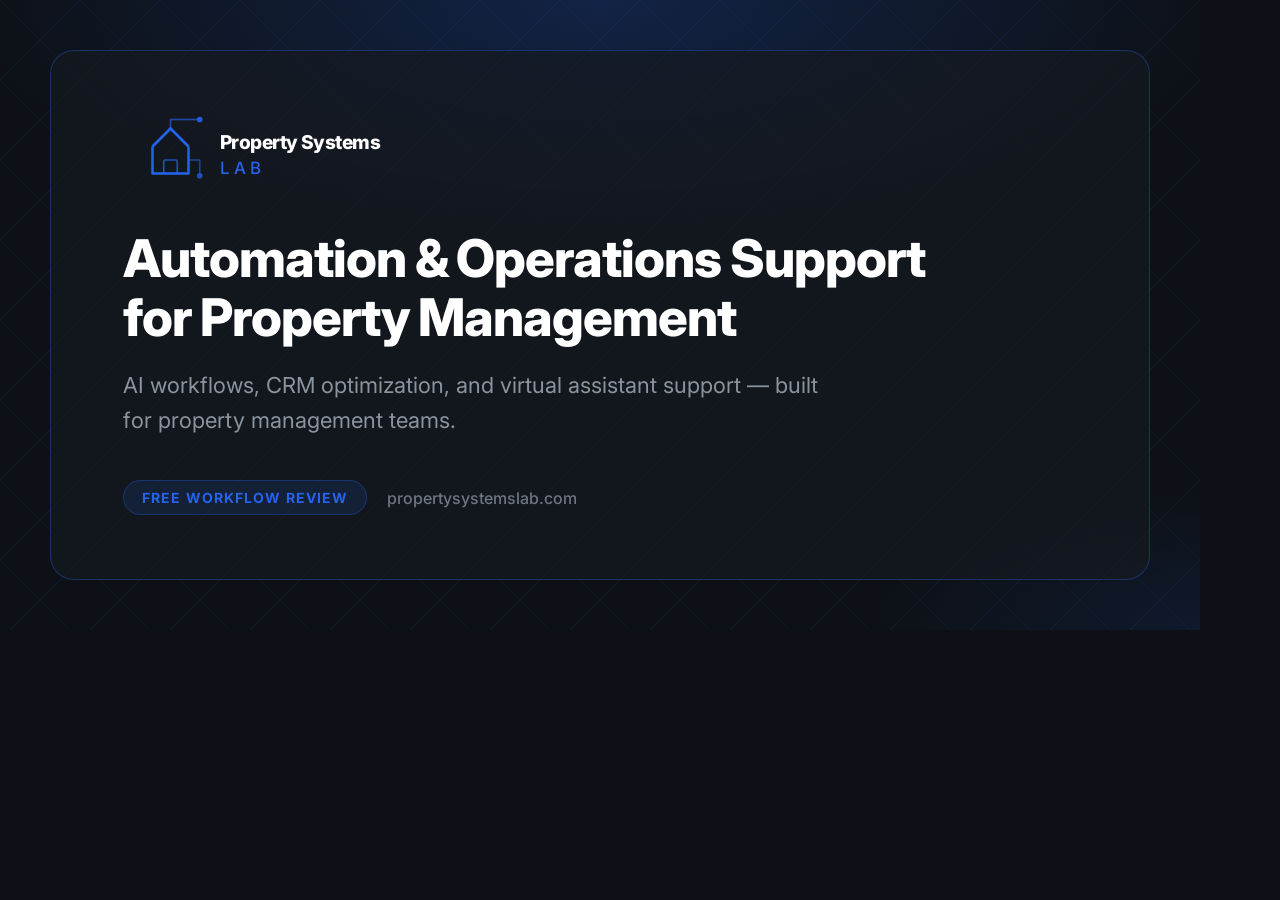
<file: og-card.html>
<!DOCTYPE html>
<html>
<head>
  <meta charset="UTF-8" />
  <style>
    * { margin: 0; padding: 0; box-sizing: border-box; }
    html, body { width: 1200px; height: 630px; overflow: hidden; }
    body {
      font-family: 'Inter', system-ui, -apple-system, sans-serif;
      background: #0d1117;
      color: #e6edf3;
      display: flex;
      align-items: center;
      justify-content: center;
      position: relative;
    }
    .bg {
      position: absolute;
      inset: 0;
      background-image:
        radial-gradient(ellipse 80% 60% at 50% 0%, rgba(37,99,235,0.22) 0%, transparent 65%),
        radial-gradient(ellipse 50% 40% at 100% 100%, rgba(37,99,235,0.10) 0%, transparent 55%),
        url("data:image/svg+xml,%3Csvg width='80' height='80' viewBox='0 0 80 80' xmlns='http://www.w3.org/2000/svg'%3E%3Cline x1='0' y1='80' x2='80' y2='0' stroke='%233b82f6' stroke-width='0.8' stroke-opacity='0.15'/%3E%3Cline x1='0' y1='0' x2='80' y2='80' stroke='%233b82f6' stroke-width='0.8' stroke-opacity='0.08'/%3E%3C/svg%3E");
      background-size: 100% 100%, 100% 100%, 80px 80px;
    }
    .card {
      position: relative;
      z-index: 1;
      display: flex;
      flex-direction: column;
      align-items: flex-start;
      justify-content: space-between;
      width: 1100px;
      height: 530px;
      background: rgba(22,27,34,0.70);
      border: 1px solid rgba(37,99,235,0.35);
      border-radius: 24px;
      padding: 64px 72px;
    }
    .logo svg { display: block; }
    .content { flex: 1; display: flex; flex-direction: column; justify-content: center; padding: 40px 0; }
    h1 {
      font-size: 52px;
      font-weight: 800;
      line-height: 1.15;
      letter-spacing: -0.02em;
      color: #ffffff;
      margin-bottom: 20px;
      max-width: 820px;
    }
    p {
      font-size: 22px;
      color: #8b949e;
      line-height: 1.6;
      max-width: 700px;
    }
    .footer {
      display: flex;
      align-items: center;
      gap: 20px;
    }
    .badge {
      font-size: 14px;
      font-weight: 700;
      letter-spacing: 0.08em;
      text-transform: uppercase;
      color: #2563eb;
      background: rgba(37,99,235,0.12);
      border: 1px solid rgba(37,99,235,0.3);
      padding: 8px 18px;
      border-radius: 999px;
    }
    .domain {
      font-size: 16px;
      font-weight: 500;
      color: #6e7681;
    }
  </style>
  <link href="https://fonts.googleapis.com/css2?family=Inter:wght@400;500;600;700;800&display=swap" rel="stylesheet" />
</head>
<body>
  <div class="bg"></div>
  <div class="card">
    <div class="logo">
      <svg width="320" height="72" viewBox="0 0 280 64" xmlns="http://www.w3.org/2000/svg">
        <polyline points="24,28 40,12 56,28" fill="none" stroke="#2563eb" stroke-width="2.5" stroke-linejoin="round"/>
        <polyline points="24,28 24,52 56,52 56,28" fill="none" stroke="#2563eb" stroke-width="2.2" stroke-linejoin="round"/>
        <line x1="40" y1="12" x2="40" y2="4" stroke="#2563eb" stroke-width="1.5" opacity="0.65"/>
        <line x1="40" y1="4" x2="64" y2="4" stroke="#2563eb" stroke-width="1.5" opacity="0.65"/>
        <circle cx="66" cy="4" r="2.5" fill="#2563eb" opacity="0.9"/>
        <line x1="56" y1="40" x2="66" y2="40" stroke="#2563eb" stroke-width="1.5" opacity="0.55"/>
        <line x1="66" y1="40" x2="66" y2="52" stroke="#2563eb" stroke-width="1.5" opacity="0.55"/>
        <circle cx="66" cy="54" r="2.5" fill="#2563eb" opacity="0.75"/>
        <rect x="34" y="40" width="12" height="12" rx="1.5" fill="none" stroke="#2563eb" stroke-width="1.5" opacity="0.75"/>
        <text x="84" y="30" font-family="Inter,sans-serif" font-size="17" font-weight="800" fill="#ffffff" letter-spacing="-0.5">Property Systems</text>
        <text x="84" y="52" font-family="Inter,sans-serif" font-size="15" font-weight="500" fill="#2563eb" letter-spacing="3.5">LAB</text>
      </svg>
    </div>
    <div class="content">
      <h1>Automation &amp; Operations Support for Property Management</h1>
      <p>AI workflows, CRM optimization, and virtual assistant support — built for property management teams.</p>
    </div>
    <div class="footer">
      <span class="badge">Free Workflow Review</span>
      <span class="domain">propertysystemslab.com</span>
    </div>
  </div>
</body>
</html>
</file>
<file: styles.css>
/* =============================================
   PROPERTY SYSTEMS LAB — STYLESHEET
   ============================================= */

/* --- Reset & Base --- */
*, *::before, *::after { box-sizing: border-box; margin: 0; padding: 0; }

:root {
  --color-bg:          #0d1117;
  --color-bg-t:        rgba(13,17,23,0.82);
  --color-surface:     #161b22;
  --color-surface-t:   rgba(22,27,34,0.84);
  --color-surface-alt: #1c2230;
  --color-border:      #2a3444;
  --color-accent:      #2563eb;
  --color-accent-hover:#1d4ed8;
  --color-accent-light:#dbeafe;
  --color-text:        #e6edf3;
  --color-text-muted:  #8b949e;
  --color-text-subtle: #6e7681;
  --color-white:       #ffffff;
  --color-featured:    #1e3a5f;

  --font: 'Inter', system-ui, -apple-system, sans-serif;
  --radius-sm:  6px;
  --radius-md:  12px;
  --radius-lg:  20px;
  --shadow-sm:  0 1px 3px rgba(0,0,0,.4);
  --shadow-md:  0 4px 16px rgba(0,0,0,.5);
  --shadow-lg:  0 12px 40px rgba(0,0,0,.6);
  --transition: 0.2s ease;
  --max-w:      1180px;
}

@font-face { font-family: 'Inter'; font-display: swap; }
html { scroll-behavior: smooth; font-size: 16px; }

body {
  font-family: var(--font);
  color: var(--color-text);
  line-height: 1.65;
  -webkit-font-smoothing: antialiased;
  background-color: var(--color-bg);
  background-image:
    radial-gradient(ellipse 75% 55% at 50% 0%,   rgba(37,99,235,0.18)  0%, transparent 65%),
    radial-gradient(ellipse 45% 35% at 100% 100%, rgba(37,99,235,0.08)  0%, transparent 55%),
    url("data:image/svg+xml,%3Csvg width='80' height='80' viewBox='0 0 80 80' xmlns='http://www.w3.org/2000/svg'%3E%3Cline x1='0' y1='80' x2='80' y2='0' stroke='%233b82f6' stroke-width='0.8' stroke-opacity='0.18'/%3E%3Cline x1='0' y1='0' x2='80' y2='80' stroke='%233b82f6' stroke-width='0.8' stroke-opacity='0.10'/%3E%3C/svg%3E");
  background-size: 100% 100%, 100% 100%, 80px 80px;
  background-repeat: no-repeat, no-repeat, repeat;
  background-attachment: fixed;
}

.container {
  max-width: var(--max-w);
  margin: 0 auto;
  padding: 0 24px;
}

a { color: inherit; text-decoration: none; }
ul { list-style: none; }
img { display: block; max-width: 100%; }

/* --- Buttons --- */
.btn {
  display: inline-flex;
  align-items: center;
  justify-content: center;
  gap: 8px;
  font-family: var(--font);
  font-size: 0.9375rem;
  font-weight: 600;
  border-radius: var(--radius-sm);
  border: 2px solid transparent;
  cursor: pointer;
  transition: background var(--transition), color var(--transition), border-color var(--transition), transform var(--transition), box-shadow var(--transition);
  text-decoration: none;
  white-space: nowrap;
  padding: 10px 22px;
}
.btn--lg { padding: 14px 28px; font-size: 1rem; }

.btn--primary {
  background: var(--color-accent);
  color: var(--color-white);
  border-color: var(--color-accent);
}
.btn--primary:hover {
  background: var(--color-accent-hover);
  border-color: var(--color-accent-hover);
  transform: translateY(-1px);
  box-shadow: 0 6px 20px rgba(37,99,235,.4);
}

.btn--ghost {
  background: transparent;
  color: var(--color-text);
  border-color: var(--color-border);
}
.btn--ghost:hover {
  border-color: var(--color-text-muted);
  color: var(--color-white);
}

.btn--outline {
  background: transparent;
  color: var(--color-accent-light);
  border-color: var(--color-border);
}
.btn--outline:hover {
  border-color: var(--color-accent);
  color: var(--color-white);
}

.btn--nav {
  background: var(--color-accent);
  color: var(--color-white) !important;
  border-color: var(--color-accent);
  padding: 8px 18px;
  font-size: 0.875rem;
}
.btn--nav:hover {
  background: var(--color-accent-hover);
  border-color: var(--color-accent-hover);
}

/* --- Section Helpers --- */
.section-header {
  text-align: center;
  margin-bottom: 56px;
}
.section-label {
  display: inline-block;
  font-size: 0.75rem;
  font-weight: 700;
  letter-spacing: 0.12em;
  text-transform: uppercase;
  color: var(--color-accent);
  margin-bottom: 12px;
}
.section-label--light { color: #60a5fa; }
.section-title {
  font-size: clamp(1.5rem, 2.5vw, 2rem);
  font-weight: 800;
  line-height: 1.2;
  color: var(--color-white);
  margin-bottom: 16px;
  max-width: 680px;
  margin-left: auto;
  margin-right: auto;
}
.section-desc {
  font-size: 1rem;
  color: var(--color-text-muted);
  max-width: 600px;
  margin: 0 auto;
}

/* =============================================
   BACKGROUND PATTERN — applied on body
   ============================================= */

/* =============================================
   NAV
   ============================================= */
.nav {
  position: fixed;
  top: 0; left: 0; right: 0;
  z-index: 100;
  background: rgba(13,17,23,.80);
  backdrop-filter: blur(12px);
  -webkit-backdrop-filter: blur(12px);
  border-bottom: 1px solid transparent;
  transition: border-color var(--transition), background var(--transition);
}
.nav.scrolled {
  border-bottom-color: var(--color-border);
}
.nav__inner {
  display: flex;
  align-items: center;
  justify-content: space-between;
  height: 84px;
}
.nav__logo {
  display: flex;
  align-items: center;
  color: var(--color-white);
}
.nav__logo svg {
  display: block;
  height: 54px;
  width: auto;
}
.nav__links {
  display: flex;
  align-items: center;
  gap: 8px;
}
.nav__links a {
  font-size: 0.875rem;
  font-weight: 500;
  color: var(--color-text-muted);
  padding: 6px 10px;
  border-radius: var(--radius-sm);
  transition: color var(--transition);
}
.nav__links a:hover { color: var(--color-white); }
.nav__toggle {
  display: none;
  flex-direction: column;
  gap: 5px;
  background: none;
  border: none;
  cursor: pointer;
  padding: 4px;
}
.nav__toggle span {
  display: block;
  width: 22px;
  height: 2px;
  background: var(--color-text);
  border-radius: 2px;
  transition: transform var(--transition), opacity var(--transition);
}

/* =============================================
   HERO
   ============================================= */
.hero {
  padding: 176px 0 100px;
  background: radial-gradient(ellipse 80% 60% at 50% 0%, rgba(37,99,235,.15) 0%, transparent 70%);
  text-align: center;
  position: relative;
  overflow: hidden;
}
.hero::before {
  content: '';
  position: absolute;
  inset: 0;
  background: radial-gradient(circle at 20% 80%, rgba(37,99,235,.05) 0%, transparent 50%);
  pointer-events: none;
}
.hero__inner { position: relative; }
.hero__badge {
  display: inline-block;
  font-size: 0.75rem;
  font-weight: 700;
  letter-spacing: 0.1em;
  text-transform: uppercase;
  color: var(--color-accent);
  background: rgba(37,99,235,.12);
  border: 1px solid rgba(37,99,235,.3);
  padding: 6px 14px;
  border-radius: 999px;
  margin-bottom: 28px;
}
.hero__headline {
  font-size: clamp(1.75rem, 4vw, 2.75rem);
  font-weight: 800;
  line-height: 1.18;
  letter-spacing: -0.02em;
  color: var(--color-white);
  max-width: 820px;
  margin: 0 auto 24px;
}
.hero__sub {
  font-size: clamp(0.9375rem, 1.5vw, 1.0625rem);
  color: var(--color-text-muted);
  max-width: 620px;
  margin: 0 auto 40px;
  line-height: 1.7;
}
.hero__actions {
  display: flex;
  gap: 16px;
  justify-content: center;
  flex-wrap: wrap;
  margin-bottom: 64px;
}
.hero__trust {
  display: flex;
  gap: 12px 24px;
  justify-content: center;
  flex-wrap: wrap;
  align-items: center;
}
.hero__trust span {
  font-size: 0.8125rem;
  font-weight: 600;
  color: var(--color-text-subtle);
  letter-spacing: 0.04em;
}

/* =============================================
   PROBLEMS
   ============================================= */
.problems {
  padding: 96px 0;
  background: rgba(22,27,34,0.88);
  border-top: 1px solid var(--color-border);
  border-bottom: 1px solid var(--color-border);
}
.problems__grid {
  display: grid;
  grid-template-columns: repeat(auto-fill, minmax(260px, 1fr));
  gap: 20px;
}
.problem-card {
  background: var(--color-bg);
  border: 1px solid var(--color-border);
  border-radius: var(--radius-md);
  padding: 28px 24px;
  transition: border-color var(--transition), transform var(--transition);
}
.problem-card:hover {
  border-color: var(--color-accent);
  transform: translateY(-2px);
}
.problem-card__icon {
  font-size: 1.5rem;
  margin-bottom: 14px;
  opacity: .85;
}
.problem-card h3 {
  font-size: 0.9375rem;
  font-weight: 700;
  color: var(--color-white);
  margin-bottom: 8px;
}
.problem-card p {
  font-size: 0.875rem;
  color: var(--color-text-muted);
  line-height: 1.6;
}

/* =============================================
   SERVICES
   ============================================= */
.services {
  padding: 96px 0;
}
.services__grid {
  display: grid;
  grid-template-columns: repeat(auto-fill, minmax(320px, 1fr));
  gap: 24px;
}
.service-card {
  background: var(--color-surface);
  border: 1px solid var(--color-border);
  border-radius: var(--radius-md);
  padding: 36px 32px;
  transition: border-color var(--transition), transform var(--transition), box-shadow var(--transition);
}
.service-card:hover {
  border-color: var(--color-accent);
  transform: translateY(-3px);
  box-shadow: var(--shadow-md);
}
.service-card__num {
  font-size: 0.75rem;
  font-weight: 800;
  letter-spacing: 0.1em;
  color: var(--color-accent);
  margin-bottom: 16px;
}
.service-card h3 {
  font-size: 1.125rem;
  font-weight: 700;
  color: var(--color-white);
  margin-bottom: 12px;
  line-height: 1.3;
}
.service-card p {
  font-size: 0.9375rem;
  color: var(--color-text-muted);
  line-height: 1.65;
  margin-bottom: 20px;
}
.service-card__tags {
  display: flex;
  flex-wrap: wrap;
  gap: 8px;
}
.service-card__tags li {
  font-size: 0.75rem;
  font-weight: 600;
  color: var(--color-text-muted);
  background: var(--color-surface-alt);
  border: 1px solid var(--color-border);
  padding: 4px 10px;
  border-radius: 999px;
}

/* =============================================
   HOW IT WORKS
   ============================================= */
.how-it-works {
  padding: 96px 0;
  background: rgba(22,27,34,0.88);
  border-top: 1px solid var(--color-border);
  border-bottom: 1px solid var(--color-border);
}
.steps {
  display: grid;
  gap: 0;
  max-width: 800px;
  margin: 0 auto;
  position: relative;
}
.steps::before {
  content: '';
  position: absolute;
  left: 27px;
  top: 56px;
  bottom: 56px;
  width: 2px;
  background: var(--color-border);
  z-index: 0;
}
.step {
  display: flex;
  gap: 28px;
  padding: 12px 0 40px;
  position: relative;
  z-index: 1;
}
.step:last-child { padding-bottom: 0; }
.step__num {
  flex-shrink: 0;
  width: 56px;
  height: 56px;
  border-radius: 50%;
  background: var(--color-accent);
  color: var(--color-white);
  font-size: 1.125rem;
  font-weight: 800;
  display: flex;
  align-items: center;
  justify-content: center;
  box-shadow: 0 0 0 6px var(--color-surface);
}
.step__body { padding-top: 12px; }
.step__body h3 {
  font-size: 1.0625rem;
  font-weight: 700;
  color: var(--color-white);
  margin-bottom: 8px;
}
.step__body p {
  font-size: 0.9375rem;
  color: var(--color-text-muted);
  line-height: 1.65;
}

/* =============================================
   PRICING
   ============================================= */
.pricing {
  padding: 96px 0;
}
.pricing__grid {
  display: grid;
  grid-template-columns: repeat(auto-fill, minmax(280px, 1fr));
  gap: 24px;
  margin-bottom: 40px;
}
.pricing-card {
  background: var(--color-surface);
  border: 1px solid var(--color-border);
  border-radius: var(--radius-md);
  padding: 36px 30px;
  display: flex;
  flex-direction: column;
  gap: 12px;
  position: relative;
  transition: border-color var(--transition), transform var(--transition), box-shadow var(--transition);
}
.pricing-card:hover {
  border-color: var(--color-accent);
  transform: translateY(-3px);
  box-shadow: var(--shadow-md);
}
.pricing-card--featured {
  background: var(--color-featured);
  border-color: var(--color-accent);
  box-shadow: 0 0 0 1px var(--color-accent), var(--shadow-lg);
}
.pricing-card--featured:hover {
  transform: translateY(-4px);
  box-shadow: 0 0 0 1px var(--color-accent), 0 16px 50px rgba(37,99,235,.4);
}
.pricing-card--custom {
  background: var(--color-surface-alt);
}
.pricing-card__badge {
  position: absolute;
  top: -12px;
  left: 50%;
  transform: translateX(-50%);
  background: var(--color-accent);
  color: var(--color-white);
  font-size: 0.6875rem;
  font-weight: 800;
  letter-spacing: 0.08em;
  text-transform: uppercase;
  padding: 4px 12px;
  border-radius: 999px;
  white-space: nowrap;
}
.pricing-card__name {
  font-size: 1rem;
  font-weight: 700;
  color: var(--color-white);
}
.pricing-card__price {
  font-size: 1.0625rem;
  color: var(--color-text-muted);
  margin-bottom: 4px;
}
.pricing-card__price strong {
  font-size: 1.375rem;
  font-weight: 800;
  color: var(--color-white);
}
.pricing-card__price span {
  font-size: 0.875rem;
  color: var(--color-text-muted);
}
.pricing-card__desc {
  font-size: 0.875rem;
  color: var(--color-text-muted);
  line-height: 1.6;
}
.pricing-card__list {
  flex: 1;
  display: flex;
  flex-direction: column;
  gap: 8px;
  margin: 4px 0 8px;
}
.pricing-card__list li {
  font-size: 0.875rem;
  color: var(--color-text-muted);
  padding-left: 20px;
  position: relative;
}
.pricing-card__list li::before {
  content: '✓';
  position: absolute;
  left: 0;
  color: var(--color-accent);
  font-weight: 700;
  font-size: 0.8125rem;
}
.pricing__note {
  background: var(--color-surface);
  border: 1px solid var(--color-border);
  border-radius: var(--radius-md);
  padding: 24px 28px;
  text-align: center;
}
.pricing__note p {
  font-size: 0.9375rem;
  color: var(--color-text-muted);
}
.pricing__note a {
  color: var(--color-accent);
  text-decoration: underline;
  text-decoration-color: transparent;
  transition: text-decoration-color var(--transition);
}
.pricing__note a:hover { text-decoration-color: var(--color-accent); }

/* =============================================
   WHY US
   ============================================= */
.why-us {
  padding: 96px 0;
  background: rgba(22,27,34,0.88);
  border-top: 1px solid var(--color-border);
  border-bottom: 1px solid var(--color-border);
}
.why-us__inner {
  display: grid;
  grid-template-columns: 1fr 420px;
  gap: 64px;
  align-items: start;
}
.why-us__text .section-title {
  text-align: left;
  margin-left: 0;
  margin-right: 0;
}
.why-us__intro {
  font-size: 1rem;
  color: var(--color-text-muted);
  margin-bottom: 36px;
  line-height: 1.7;
}
.why-list {
  display: flex;
  flex-direction: column;
  gap: 24px;
}
.why-list li {
  display: flex;
  gap: 16px;
  align-items: flex-start;
}
.why-list__icon {
  flex-shrink: 0;
  width: 24px;
  height: 24px;
  border-radius: 50%;
  background: rgba(37,99,235,.2);
  color: #60a5fa;
  font-size: 0.75rem;
  font-weight: 800;
  display: flex;
  align-items: center;
  justify-content: center;
  margin-top: 2px;
}
.why-list strong {
  display: block;
  font-size: 0.9375rem;
  font-weight: 700;
  color: var(--color-white);
  margin-bottom: 4px;
}
.why-list p {
  font-size: 0.875rem;
  color: var(--color-text-muted);
  line-height: 1.6;
}
.why-us__card {
  background: var(--color-bg);
  border: 1px solid var(--color-border);
  border-radius: var(--radius-lg);
  padding: 40px 36px;
  position: sticky;
  top: 96px;
}
.why-us__card blockquote p {
  font-size: 1.0625rem;
  font-weight: 600;
  color: var(--color-white);
  line-height: 1.6;
  font-style: italic;
  margin-bottom: 16px;
}
.why-us__card blockquote footer {
  font-size: 0.875rem;
  color: var(--color-accent);
  font-weight: 600;
}
.why-us__stats {
  display: grid;
  grid-template-columns: 1fr 1fr;
  gap: 20px;
  margin-top: 36px;
  padding-top: 32px;
  border-top: 1px solid var(--color-border);
}
.stat__num {
  font-size: 1.375rem;
  font-weight: 800;
  color: var(--color-white);
  margin-bottom: 4px;
}
.stat__label {
  font-size: 0.8125rem;
  color: var(--color-text-muted);
  line-height: 1.4;
}

/* =============================================
   FINAL CTA
   ============================================= */
.cta-section {
  padding: 112px 0;
  background: radial-gradient(ellipse 80% 100% at 50% 100%, rgba(37,99,235,.2) 0%, transparent 65%);
  border-top: 1px solid var(--color-border);
  text-align: center;
}
.cta-section__inner { max-width: 680px; margin: 0 auto; }
.cta-section h2 {
  font-size: clamp(1.5rem, 3vw, 2.125rem);
  font-weight: 800;
  color: var(--color-white);
  line-height: 1.2;
  margin-bottom: 16px;
}
.cta-section p {
  font-size: 1rem;
  color: var(--color-text-muted);
  line-height: 1.7;
  margin-bottom: 40px;
}
.cta-section__checklist {
  list-style: none;
  display: flex;
  flex-direction: column;
  gap: 14px;
  max-width: 540px;
  margin: 0 auto 40px;
  text-align: left;
}
.cta-section__checklist li {
  display: flex;
  align-items: flex-start;
  gap: 12px;
  font-size: 0.9375rem;
  color: var(--color-text-muted);
  line-height: 1.5;
}
.cta-check {
  flex-shrink: 0;
  width: 20px;
  height: 20px;
  border-radius: 50%;
  background: rgba(37,99,235,.15);
  color: #60a5fa;
  font-size: 0.6875rem;
  font-weight: 800;
  display: flex;
  align-items: center;
  justify-content: center;
  margin-top: 2px;
}
.cta-section__checklist strong {
  color: var(--color-white);
  font-weight: 600;
}
.cta-section__actions {
  display: flex;
  gap: 24px;
  align-items: center;
  justify-content: center;
  flex-wrap: wrap;
}

/* =============================================
   FOOTER
   ============================================= */
.footer {
  background: rgba(22,27,34,0.88);
  border-top: 1px solid var(--color-border);
  padding: 48px 0 40px;
}
.footer__inner {
  display: flex;
  flex-direction: column;
  align-items: center;
  gap: 24px;
  text-align: center;
}
.footer__brand p {
  font-size: 0.875rem;
  color: var(--color-text-subtle);
  margin-top: 6px;
}
.footer__nav {
  display: flex;
  gap: 8px 24px;
  flex-wrap: wrap;
  justify-content: center;
}
.footer__nav a {
  font-size: 0.875rem;
  color: var(--color-text-muted);
  transition: color var(--transition);
}
.footer__nav a:hover { color: var(--color-white); }
.footer__copy {
  font-size: 0.8125rem;
  color: var(--color-text-subtle);
}

/* =============================================
   RESPONSIVE
   ============================================= */
@media (max-width: 900px) {
  .why-us__inner {
    grid-template-columns: 1fr;
  }
  .why-us__card {
    position: static;
  }
}

@media (max-width: 768px) {
  .nav__links { display: none; flex-direction: column; }
  .nav__links.open {
    display: flex;
    position: absolute;
    top: 68px;
    left: 0; right: 0;
    background: var(--color-surface);
    border-bottom: 1px solid var(--color-border);
    padding: 16px 24px 24px;
    gap: 4px;
  }
  .nav__links.open a { padding: 10px 12px; }
  .nav__toggle { display: flex; }

  .hero { padding: 120px 0 72px; }

  .steps::before { left: 19px; top: 52px; }
  .step__num { width: 40px; height: 40px; font-size: 1rem; }

  .pricing__grid { grid-template-columns: 1fr; }
  .services__grid { grid-template-columns: 1fr; }
  .problems__grid { grid-template-columns: 1fr 1fr; }
}

@media (max-width: 500px) {
  .problems__grid { grid-template-columns: 1fr; }
  .hero__actions { flex-direction: column; align-items: stretch; }
  .hero__actions .btn { text-align: center; }
  .cta-section__actions { flex-direction: column; }
}
</file>
